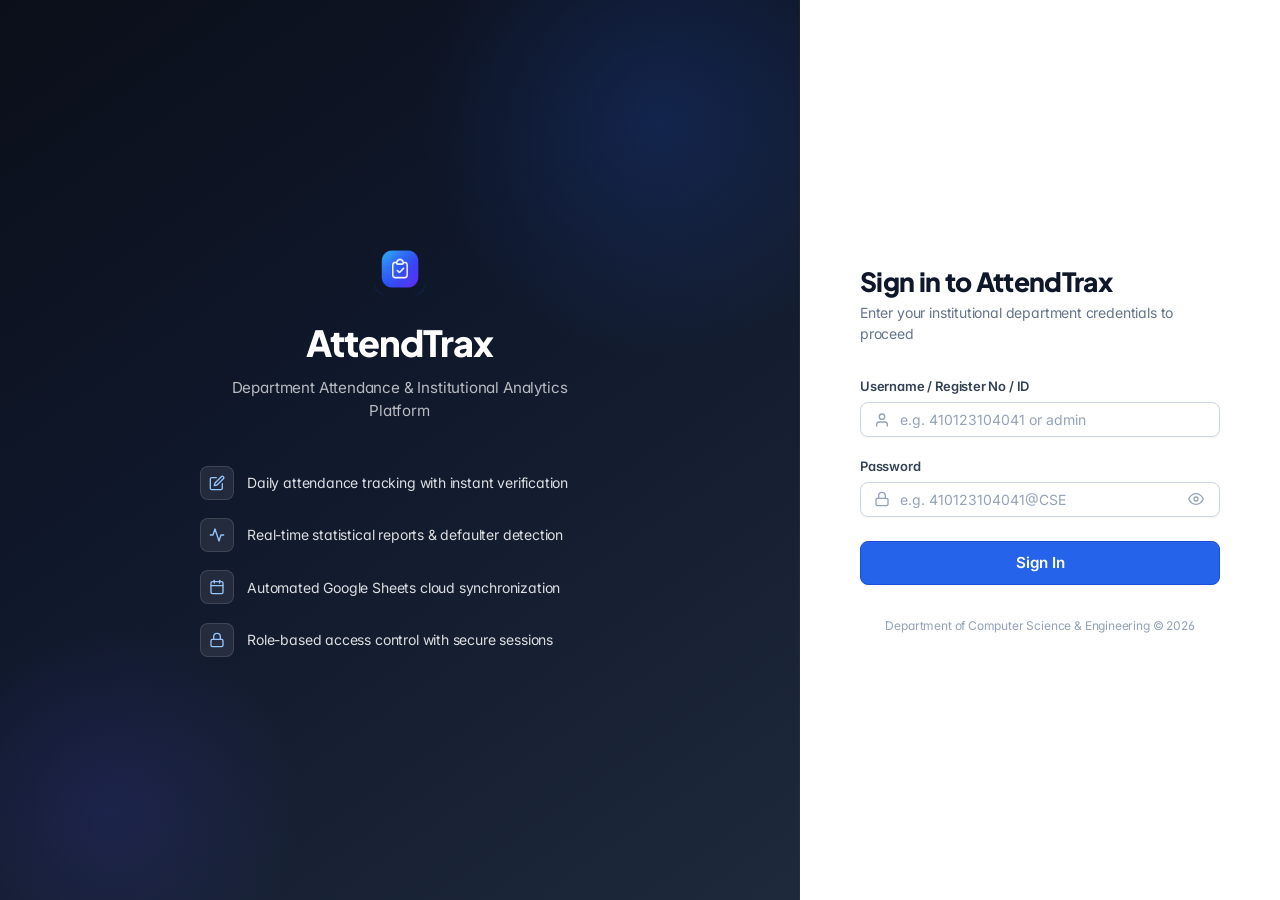
<file: frontend/index.html>
<!DOCTYPE html>
<html lang="en">
<head>
  <meta charset="UTF-8" />
  <meta name="viewport" content="width=device-width, initial-scale=1.0" />
  <title>AttendTrax – Institutional Login</title>
  <meta name="description" content="AttendTrax – Department Attendance & Analytics Management System. Login as Admin, Faculty, or Student." />
  <link rel="stylesheet" href="style.css" />
  <link rel="icon" type="image/png" href="icons/favicon-32.png" />
  <link rel="apple-touch-icon" href="icons/icon-192.png" />
  <style>
    body {
      min-height: 100vh;
      display: flex;
      align-items: stretch;
      background-color: var(--gray-50);
    }

    .login-page {
      display: flex;
      width: 100%;
      min-height: 100vh;
    }

    /* Left panel – Branding & institutional trust */
    .login-left {
      flex: 1;
      background: linear-gradient(145deg, #0b0f19 0%, #0f172a 40%, #1e293b 100%);
      border-right: 1px solid rgba(255, 255, 255, 0.08);
      display: flex;
      flex-direction: column;
      align-items: center;
      justify-content: center;
      padding: 3.5rem 2.5rem;
      position: relative;
      overflow: hidden;
    }

    .login-left::before {
      content: '';
      position: absolute;
      width: 480px;
      height: 480px;
      border-radius: 50%;
      background: radial-gradient(circle, rgba(37, 99, 235, 0.18) 0%, transparent 70%);
      top: -120px;
      right: -100px;
      pointer-events: none;
    }

    .login-left::after {
      content: '';
      position: absolute;
      width: 380px;
      height: 380px;
      border-radius: 50%;
      background: radial-gradient(circle, rgba(79, 70, 229, 0.15) 0%, transparent 70%);
      bottom: -100px;
      left: -80px;
      pointer-events: none;
    }

    .left-content {
      position: relative;
      z-index: 1;
      text-align: center;
      color: #ffffff;
      max-width: 400px;
    }

    .brand-logo-badge {
      width: 52px;
      height: 52px;
      border-radius: var(--radius-md);
      background: var(--brand-600);
      border: 1px solid rgba(255, 255, 255, 0.25);
      display: flex;
      align-items: center;
      justify-content: center;
      margin: 0 auto 1.25rem;
      box-shadow: 0 4px 12px rgba(37, 99, 235, 0.3);
    }

    .brand-title {
      font-family: 'Plus Jakarta Sans', sans-serif;
      font-size: 2.25rem;
      font-weight: 800;
      letter-spacing: -0.03em;
      color: #ffffff;
      margin-bottom: 0.4rem;
    }

    .brand-subtitle {
      font-size: 0.95rem;
      color: rgba(255, 255, 255, 0.7);
      margin-bottom: 2.75rem;
      line-height: 1.45;
    }

    .feature-list {
      list-style: none;
      display: flex;
      flex-direction: column;
      gap: 1.15rem;
      text-align: left;
    }

    .feature-list li {
      display: flex;
      align-items: center;
      gap: 0.85rem;
      font-size: 0.875rem;
      color: rgba(255, 255, 255, 0.85);
      line-height: 1.4;
    }

    .feature-list li .feat-icon {
      width: 34px;
      height: 34px;
      border-radius: var(--radius-sm);
      background: rgba(255, 255, 255, 0.08);
      border: 1px solid rgba(255, 255, 255, 0.12);
      display: flex;
      align-items: center;
      justify-content: center;
      color: var(--brand-300);
      flex-shrink: 0;
    }

    /* Right panel – Login form */
    .login-right {
      width: 480px;
      flex-shrink: 0;
      display: flex;
      flex-direction: column;
      align-items: center;
      justify-content: center;
      padding: 3rem 2.5rem;
      background: #ffffff;
    }

    .login-form-wrap {
      width: 100%;
      max-width: 360px;
    }

    .login-greeting {
      margin-bottom: 2rem;
    }

    .login-greeting h2 {
      font-size: 1.65rem;
      font-weight: 800;
      color: var(--gray-900);
      margin-bottom: 0.35rem;
    }

    .login-greeting p {
      color: var(--gray-500);
      font-size: 0.875rem;
      line-height: 1.45;
    }

    .form-stack {
      display: flex;
      flex-direction: column;
      gap: 1.15rem;
    }

    .input-icon-wrap {
      position: relative;
    }

    .input-icon-wrap .input-icon {
      position: absolute;
      left: 0.85rem;
      top: 50%;
      transform: translateY(-50%);
      color: var(--gray-400);
      pointer-events: none;
      display: flex;
      align-items: center;
      justify-content: center;
    }

    .input-icon-wrap .form-control {
      padding-left: 2.45rem;
    }

    .password-wrap {
      position: relative;
    }

    .toggle-pw {
      position: absolute;
      right: 0.75rem;
      top: 50%;
      transform: translateY(-50%);
      background: none;
      border: none;
      color: var(--gray-400);
      cursor: pointer;
      display: flex;
      align-items: center;
      justify-content: center;
      padding: 0.25rem;
      transition: color var(--transition-fast);
    }
    .toggle-pw:hover {
      color: var(--gray-700);
    }

    .login-btn {
      margin-top: 0.35rem;
    }

    .login-footer {
      margin-top: 2rem;
      text-align: center;
      color: var(--gray-400);
      font-size: 0.75rem;
    }

    @media (max-width: 860px) {
      .login-left { display: none; }
      .login-right { width: 100%; padding: 2rem 1.5rem; }
    }
  </style>
</head>
<body>
<!-- Toast -->
<div id="toast-container"></div>

<div class="login-page">
  <!-- ── Left Branding Panel ─────────────────────────────── -->
  <div class="login-left">
    <div class="left-content">
      <div class="brand-logo-badge" style="overflow:hidden;padding:0;border:none;background:transparent;box-shadow:none;">
        <img src="logo.png" alt="AttendTrax Logo" style="width:100%;height:100%;border-radius:14px;object-fit:cover;box-shadow:0 8px 24px rgba(37,99,235,0.4);" />
      </div>
      <div class="brand-title">AttendTrax</div>
      <div class="brand-subtitle">Department Attendance &amp; Institutional Analytics Platform</div>

      <ul class="feature-list">
        <li>
          <span class="feat-icon">
            <svg width="16" height="16" viewBox="0 0 24 24" fill="none" stroke="currentColor" stroke-width="2" stroke-linecap="round" stroke-linejoin="round"><path d="M11 4H4a2 2 0 00-2 2v14a2 2 0 002 2h14a2 2 0 002-2v-7"/><path d="M18.5 2.5a2.121 2.121 0 013 3L12 15l-4 1 1-4 9.5-9.5z"/></svg>
          </span>
          <span>Daily attendance tracking with instant verification</span>
        </li>
        <li>
          <span class="feat-icon">
            <svg width="16" height="16" viewBox="0 0 24 24" fill="none" stroke="currentColor" stroke-width="2" stroke-linecap="round" stroke-linejoin="round"><polyline points="22 12 18 12 15 21 9 3 6 12 2 12"/></svg>
          </span>
          <span>Real-time statistical reports &amp; defaulter detection</span>
        </li>
        <li>
          <span class="feat-icon">
            <svg width="16" height="16" viewBox="0 0 24 24" fill="none" stroke="currentColor" stroke-width="2" stroke-linecap="round" stroke-linejoin="round"><rect x="3" y="4" width="18" height="18" rx="2"/><line x1="16" y1="2" x2="16" y2="6"/><line x1="8" y1="2" x2="8" y2="6"/><line x1="3" y1="10" x2="21" y2="10"/></svg>
          </span>
          <span>Automated Google Sheets cloud synchronization</span>
        </li>
        <li>
          <span class="feat-icon">
            <svg width="16" height="16" viewBox="0 0 24 24" fill="none" stroke="currentColor" stroke-width="2" stroke-linecap="round" stroke-linejoin="round"><rect x="3" y="11" width="18" height="11" rx="2" ry="2"/><path d="M7 11V7a5 5 0 0110 0v4"/></svg>
          </span>
          <span>Role-based access control with secure sessions</span>
        </li>
      </ul>
    </div>
  </div>

  <!-- ── Right Login Form ───────────────────────────────── -->
  <div class="login-right">
    <div class="login-form-wrap">
      <div class="login-greeting">
        <h2>Sign in to AttendTrax</h2>
        <p>Enter your institutional department credentials to proceed</p>
      </div>

      <form id="login-form" class="form-stack" novalidate>
        <!-- Username -->
        <div class="form-group">
          <label class="form-label" for="username">Username / Register No / ID</label>
          <div class="input-icon-wrap">
            <span class="input-icon">
              <svg width="16" height="16" viewBox="0 0 24 24" fill="none" stroke="currentColor" stroke-width="2" stroke-linecap="round" stroke-linejoin="round"><path d="M20 21v-2a4 4 0 0 0-4-4H8a4 4 0 0 0-4 4v2"/><circle cx="12" cy="7" r="4"/></svg>
            </span>
            <input
              id="username"
              type="text"
              class="form-control"
              placeholder="e.g. 410123104041 or admin"
              autocomplete="username"
              required
            />
          </div>
        </div>

        <!-- Password -->
        <div class="form-group">
          <label class="form-label" for="password">Password</label>
          <div class="input-icon-wrap password-wrap">
            <span class="input-icon">
              <svg width="16" height="16" viewBox="0 0 24 24" fill="none" stroke="currentColor" stroke-width="2" stroke-linecap="round" stroke-linejoin="round"><rect x="3" y="11" width="18" height="11" rx="2" ry="2"/><path d="M7 11V7a5 5 0 0110 0v4"/></svg>
            </span>
            <input
              id="password"
              type="password"
              class="form-control"
              placeholder="e.g. 410123104041@CSE"
              autocomplete="current-password"
              required
            />
            <button type="button" class="toggle-pw" id="toggle-pw" aria-label="Toggle password visibility">
              <svg id="eye-icon" width="16" height="16" viewBox="0 0 24 24" fill="none" stroke="currentColor" stroke-width="2" stroke-linecap="round" stroke-linejoin="round"><path d="M1 12s4-8 11-8 11 8 11 8-4 8-11 8-11-8-11-8z"></path><circle cx="12" cy="12" r="3"></circle></svg>
            </button>
          </div>
        </div>

        <!-- Error message -->
        <p id="login-error" class="text-sm hidden" style="color:var(--danger);font-weight:600;padding:0.5rem;background:var(--danger-bg);border-radius:var(--radius-xs);border:1px solid var(--danger-ring);"></p>

        <!-- Submit -->
        <button type="submit" id="login-btn" class="btn btn-primary btn-lg login-btn w-full">
          <span id="btn-text">Sign In</span>
        </button>
      </form>

      <div class="login-footer">
        Department of Computer Science &amp; Engineering &copy; 2026
      </div>
    </div>
  </div>
</div>

<script src="api.js"></script>
<script>
  // Redirect if already logged in
  (function() {
    const token = getToken();
    const role  = getRole();
    if (token && role) {
      const pages = { 
        ADMIN: 'admin.html', 
        SUPER_ADMIN: 'admin.html', 
        DEPT_ADMIN: 'admin.html', 
        WARDEN: 'gatepass.html', 
        FACULTY: 'faculty.html', 
        CLASS_INCHARGE: 'faculty.html', 
        STUDENT: 'student.html' 
      };
      window.location.href = pages[role.toUpperCase()] || 'index.html';
    }
  })();

  // Password toggle with SVG icons
  document.getElementById('toggle-pw').addEventListener('click', () => {
    const pw = document.getElementById('password');
    const eyeIcon = document.getElementById('eye-icon');
    if (pw.type === 'password') {
      pw.type = 'text';
      eyeIcon.innerHTML = '<path d="M17.94 17.94A10.07 10.07 0 0112 20c-7 0-11-8-11-8a18.45 18.45 0 015.06-5.94M9.9 4.24A9.12 9.12 0 0112 4c7 0 11 8 11 8a18.5 18.5 0 01-2.16 3.19m-6.72-1.07a3 3 0 11-4.24-4.24M1 1l22 22"></path>';
    } else {
      pw.type = 'password';
      eyeIcon.innerHTML = '<path d="M1 12s4-8 11-8 11 8 11 8-4 8-11 8-11-8-11-8z"></path><circle cx="12" cy="12" r="3"></circle>';
    }
  });

  // Login form
  document.getElementById('login-form').addEventListener('submit', async (e) => {
    e.preventDefault();
    const username = document.getElementById('username').value.trim();
    const password = document.getElementById('password').value;
    const errEl    = document.getElementById('login-error');
    const btnText  = document.getElementById('btn-text');
    const btn      = document.getElementById('login-btn');

    if (!username || !password) {
      errEl.textContent = 'Please enter both username and password.';
      errEl.classList.remove('hidden');
      return;
    }

    errEl.classList.add('hidden');
    btn.disabled = true;
    btnText.innerHTML = '<span class="spinner"></span> Signing in…';

    try {
      const data = await api.post('/auth/login', { username, password });
      saveAuth(data);

      showToast(`Welcome, ${data.name}!`, 'success', 2000);

      const pages = { 
        ADMIN: 'admin.html', 
        SUPER_ADMIN: 'admin.html', 
        DEPT_ADMIN: 'admin.html', 
        WARDEN: 'gatepass.html', 
        FACULTY: 'faculty.html', 
        CLASS_INCHARGE: 'faculty.html', 
        STUDENT: 'student.html' 
      };
      setTimeout(() => {
        window.location.href = pages[data.role.toUpperCase()] || 'index.html';
      }, 700);
    } catch (err) {
      errEl.textContent = err.message;
      errEl.classList.remove('hidden');
      btn.disabled = false;
      btnText.textContent = 'Sign In';
    }
  });
</script>
</body>
</html>
</file>
<file: frontend/style.css>
/* =============================================================================
   AttendTrax – Professional Institutional Design System & UI/UX Engine
   Refined Slate & Tailored Indigo Palette · Mature Human-Crafted SaaS Aesthetics
   High Usability · Faculty & Admin Optimized · Cross-Platform Responsive
   ============================================================================= */

@import url('https://fonts.googleapis.com/css2?family=Plus+Jakarta+Sans:wght@400;500;600;700;800&family=Inter:wght@300;400;500;600;700&family=JetBrains+Mono:wght@400;500;600&display=swap');

/* ── CSS Custom Properties & Design Tokens ─────────────────────────────────── */
:root {
  /* Brand & Primary Accents (Sophisticated Slate Indigo) */
  --brand-50:  #eff6ff;
  --brand-100: #dbeafe;
  --brand-200: #bfdbfe;
  --brand-300: #93c5fd;
  --brand-400: #60a5fa;
  --brand-500: #3b82f6;
  --brand-600: #2563eb;
  --brand-700: #1d4ed8;
  --brand-800: #1e40af;
  --brand-900: #1e3a8a;

  --indigo-50:  #eef2ff;
  --indigo-100: #e0e7ff;
  --indigo-500: #6366f1;
  --indigo-600: #4f46e5;
  --indigo-700: #4338ca;
  --indigo-800: #3730a3;

  /* Semantic State Colors (Calm, High-Contrast & Accessible) */
  --success:      #059669;
  --success-bg:   #ecfdf5;
  --success-text: #065f46;
  --success-ring: #a7f3d0;
  --success-dark: #047857;

  --warning:      #d97706;
  --warning-bg:   #fffbeb;
  --warning-text: #92400e;
  --warning-ring: #fde68a;
  --warning-dark: #b45309;

  --danger:       #dc2626;
  --danger-bg:    #fef2f2;
  --danger-text:  #991b1b;
  --danger-ring:  #fecaca;
  --danger-dark:  #b91c1c;

  --info:         #0284c7;
  --info-bg:      #f0f9ff;
  --info-text:    #0369a1;
  --info-ring:    #bae6fd;
  --info-dark:    #075985;

  /* Neutrals (Refined Institutional Slate Foundation) */
  --gray-25:   #fcfcfd;
  --gray-50:   #f8fafc;
  --gray-100:  #f1f5f9;
  --gray-200:  #e2e8f0;
  --gray-300:  #cbd5e1;
  --gray-400:  #94a3b8;
  --gray-500:  #64748b;
  --gray-600:  #475569;
  --gray-700:  #334155;
  --gray-800:  #1e293b;
  --gray-900:  #0f172a;

  /* Dark Surface Elements */
  --sidebar-bg: #0b0f19;
  --sidebar-card: rgba(255, 255, 255, 0.05);
  --sidebar-border: rgba(255, 255, 255, 0.08);

  /* Layout Dimensions */
  --sidebar-width: 260px;
  --topbar-height: 64px;

  /* Radii */
  --radius-xs: 5px;
  --radius-sm: 8px;
  --radius-md: 12px;
  --radius-lg: 16px;
  --radius-xl: 20px;
  --radius-full: 9999px;

  /* Subtle Production Elevation */
  --shadow-xs:  0 1px 2px 0 rgb(0 0 0 / 0.04);
  --shadow-sm:  0 1px 3px 0 rgb(0 0 0 / 0.05), 0 1px 2px -1px rgb(0 0 0 / 0.03);
  --shadow-md:  0 4px 6px -1px rgb(0 0 0 / 0.05), 0 2px 4px -2px rgb(0 0 0 / 0.03);
  --shadow-lg:  0 10px 15px -3px rgb(0 0 0 / 0.06), 0 4px 6px -4px rgb(0 0 0 / 0.02);
  --shadow-xl:  0 20px 25px -5px rgb(0 0 0 / 0.08), 0 8px 10px -6px rgb(0 0 0 / 0.03);

  /* Transitions */
  --transition-fast: 150ms cubic-bezier(0.16, 1, 0.3, 1);
  --transition-base: 220ms cubic-bezier(0.16, 1, 0.3, 1);
  --transition-slow: 320ms cubic-bezier(0.16, 1, 0.3, 1);
}

/* ── Reset & Base Typography ─────────────────────────────────────────────────── */
*, *::before, *::after {
  box-sizing: border-box;
  margin: 0;
  padding: 0;
  -webkit-tap-highlight-color: transparent;
}

html {
  font-size: 16px;
  scroll-behavior: smooth;
  font-feature-settings: 'cv02', 'cv03', 'cv04', 'cv11';
  text-rendering: optimizeLegibility;
}

body {
  font-family: 'Inter', -apple-system, BlinkMacSystemFont, "Segoe UI", Roboto, sans-serif;
  background-color: var(--gray-50);
  color: var(--gray-800);
  line-height: 1.55;
  -webkit-font-smoothing: antialiased;
  -moz-osx-font-smoothing: grayscale;
  letter-spacing: -0.011em;
}

button, a, input, select, textarea, .btn, .nav-item, .card, .clickable {
  touch-action: manipulation;
}

/* Custom Scrollbars */
::-webkit-scrollbar { width: 6px; height: 6px; }
::-webkit-scrollbar-track { background: transparent; }
::-webkit-scrollbar-thumb { background: var(--gray-300); border-radius: 999px; }
::-webkit-scrollbar-thumb:hover { background: var(--gray-400); }

a { color: inherit; text-decoration: none; }
img { max-width: 100%; display: block; }
button { cursor: pointer; font-family: inherit; }
input, select, textarea { font-family: inherit; }

/* ── Headings & Display Typography ─────────────────────────────────────────── */
h1, h2, h3, h4, h5, h6 {
  font-family: 'Plus Jakarta Sans', 'Inter', sans-serif;
  font-weight: 700;
  line-height: 1.25;
  color: var(--gray-900);
  letter-spacing: -0.025em;
}

h1 { font-size: clamp(1.6rem, 3.2vw, 2.2rem); font-weight: 800; }
h2 { font-size: clamp(1.25rem, 2.2vw, 1.65rem); font-weight: 700; }
h3 { font-size: 1.15rem; font-weight: 700; }
h4 { font-size: 1rem; font-weight: 600; }
h5 { font-size: 0.875rem; font-weight: 600; }

/* ── Utility Classes ─────────────────────────────────────────────────────────── */
.hidden       { display: none !important; }
.sr-only      { position: absolute; width: 1px; height: 1px; overflow: hidden; clip: rect(0,0,0,0); }
.flex         { display: flex; }
.flex-col     { flex-direction: column; }
.items-center { align-items: center; }
.items-start  { align-items: flex-start; }
.items-end    { align-items: flex-end; }
.justify-between { justify-content: space-between; }
.justify-center  { justify-content: center; }
.justify-end     { justify-content: flex-end; }
.flex-wrap    { flex-wrap: wrap; }
.flex-1       { flex: 1 1 0%; min-width: 0; }

.gap-1  { gap: 0.25rem; }
.gap-2  { gap: 0.5rem; }
.gap-3  { gap: 0.75rem; }
.gap-4  { gap: 1rem; }
.gap-6  { gap: 1.5rem; }

.grid { display: grid; }
.grid-cols-2 { grid-template-columns: repeat(2, minmax(0, 1fr)); }
.grid-cols-3 { grid-template-columns: repeat(3, minmax(0, 1fr)); }

.w-full       { width: 100%; }
.text-sm      { font-size: 0.875rem; }
.text-xs      { font-size: 0.75rem; }
.text-2xl     { font-size: 1.5rem; }
.font-medium  { font-weight: 500; }
.font-semibold{ font-weight: 600; }
.font-bold    { font-weight: 700; }
.font-mono    { font-family: 'JetBrains Mono', monospace; }
.text-muted   { color: var(--gray-500); }
.text-center  { text-align: center; }
.text-right   { text-align: right; }

/* ── Buttons System (Precision, Tactile & Professional) ─────────────────────── */
.btn {
  display: inline-flex;
  align-items: center;
  justify-content: center;
  gap: 0.5rem;
  padding: 0.52rem 1.1rem;
  font-size: 0.875rem;
  font-weight: 600;
  border-radius: var(--radius-sm);
  border: 1px solid transparent;
  transition: all var(--transition-fast);
  outline: none;
  white-space: nowrap;
  user-select: none;
  line-height: 1.25;
}

.btn:focus-visible {
  box-shadow: 0 0 0 3px rgba(37, 99, 235, 0.2);
}

.btn-primary {
  background: var(--brand-600);
  color: #ffffff;
  border-color: var(--brand-700);
  box-shadow: var(--shadow-xs);
}
.btn-primary:hover {
  background: var(--brand-700);
  border-color: var(--brand-800);
  box-shadow: var(--shadow-sm);
}
.btn-primary:active {
  background: var(--brand-800);
  transform: translateY(0);
}

.btn-secondary {
  background: #ffffff;
  color: var(--gray-700);
  border: 1px solid var(--gray-200);
  box-shadow: var(--shadow-xs);
}
.btn-secondary:hover {
  background: var(--gray-50);
  border-color: var(--gray-300);
  color: var(--gray-900);
}
.btn-secondary:active {
  background: var(--gray-100);
}

.btn-danger {
  background: var(--danger-bg);
  color: var(--danger-text);
  border: 1px solid var(--danger-ring);
}
.btn-danger:hover {
  background: var(--danger);
  color: #ffffff;
  border-color: var(--danger-dark);
}

.btn-success {
  background: var(--success-bg);
  color: var(--success-text);
  border: 1px solid var(--success-ring);
}
.btn-success:hover {
  background: var(--success);
  color: #ffffff;
  border-color: var(--success-dark);
}

.btn-sm {
  padding: 0.35rem 0.75rem;
  font-size: 0.8rem;
  border-radius: var(--radius-xs);
}

.btn-lg {
  padding: 0.7rem 1.5rem;
  font-size: 0.95rem;
  border-radius: var(--radius-sm);
}

.btn:disabled {
  opacity: 0.55;
  cursor: not-allowed;
  transform: none !important;
  box-shadow: none !important;
}

/* ── Cards (Crisp 1px Hairline Border & Subtle Contrast) ────────────────────── */
.card {
  background: #ffffff;
  border-radius: var(--radius-md);
  box-shadow: var(--shadow-xs);
  border: 1px solid var(--gray-200);
  overflow: hidden;
  transition: border-color var(--transition-fast), box-shadow var(--transition-fast);
}

.card-header {
  padding: 1rem 1.35rem;
  border-bottom: 1px solid var(--gray-100);
  display: flex;
  align-items: center;
  justify-content: space-between;
  gap: 1rem;
  background: #ffffff;
}

.card-body {
  padding: 1.35rem;
}

/* ── Form Controls & Accessible Inputs ──────────────────────────────────────── */
.form-group {
  display: flex;
  flex-direction: column;
  gap: 0.35rem;
}

.form-label {
  font-size: 0.8125rem;
  font-weight: 600;
  color: var(--gray-700);
}

.form-control {
  width: 100%;
  padding: 0.52rem 0.85rem;
  font-size: 0.875rem;
  border: 1px solid var(--gray-300);
  border-radius: var(--radius-sm);
  background: #ffffff;
  color: var(--gray-900);
  transition: border-color var(--transition-fast), box-shadow var(--transition-fast);
  outline: none;
  box-shadow: var(--shadow-xs);
}

.form-control:hover {
  border-color: var(--gray-400);
}

.form-control:focus {
  border-color: var(--brand-600);
  box-shadow: 0 0 0 3px rgba(37, 99, 235, 0.12);
}

.form-control::placeholder {
  color: var(--gray-400);
}

select.form-control {
  appearance: none;
  background-image: url("data:image/svg+xml,%3Csvg xmlns='http://www.w3.org/2000/svg' fill='none' viewBox='0 0 20 20'%3E%3Cpath stroke='%2364748b' stroke-linecap='round' stroke-linejoin='round' stroke-width='1.5' d='M6 8l4 4 4-4'/%3E%3C/svg%3E");
  background-repeat: no-repeat;
  background-position: right 0.75rem center;
  background-size: 1.1rem;
  padding-right: 2.25rem;
  cursor: pointer;
}

/* ── Key Metric / Stat Cards ───────────────────────────────────────────────── */
.stat-grid {
  display: grid;
  grid-template-columns: repeat(auto-fit, minmax(200px, 1fr));
  gap: 1rem;
}

.stat-card {
  background: #ffffff;
  border-radius: var(--radius-md);
  padding: 1.25rem 1.35rem;
  box-shadow: var(--shadow-xs);
  border: 1px solid var(--gray-200);
  position: relative;
  overflow: hidden;
  transition: transform var(--transition-fast), box-shadow var(--transition-fast);
}

.stat-card:hover {
  transform: translateY(-2px);
  box-shadow: var(--shadow-md);
}

.stat-card::before {
  content: '';
  position: absolute;
  top: 0;
  left: 0;
  width: 4px;
  height: 100%;
  background: var(--accent, var(--brand-600));
}

.stat-card .stat-label {
  font-size: 0.75rem;
  font-weight: 700;
  text-transform: uppercase;
  letter-spacing: 0.05em;
  color: var(--gray-500);
}

.stat-card .stat-value {
  font-size: 1.85rem;
  font-weight: 800;
  font-family: 'Plus Jakarta Sans', sans-serif;
  color: var(--gray-900);
  line-height: 1.1;
  margin-top: 0.35rem;
}

.stat-card .stat-sub {
  font-size: 0.78rem;
  color: var(--gray-400);
  margin-top: 0.25rem;
}

/* ── Data Tables (Enterprise SaaS Standard) ─────────────────────────────────── */
.table-wrapper {
  overflow-x: auto;
  width: 100%;
  -webkit-overflow-scrolling: touch;
}

table {
  width: 100%;
  border-collapse: collapse;
  font-size: 0.875rem;
  text-align: left;
}

thead tr {
  background: var(--gray-50);
  border-bottom: 1px solid var(--gray-200);
}

thead th {
  padding: 0.75rem 1rem;
  font-size: 0.72rem;
  font-weight: 700;
  text-transform: uppercase;
  letter-spacing: 0.05em;
  color: var(--gray-600);
  white-space: nowrap;
}

tbody tr {
  border-bottom: 1px solid var(--gray-100);
  transition: background-color var(--transition-fast);
}

tbody tr:last-child {
  border-bottom: none;
}

tbody tr:hover {
  background-color: var(--gray-50);
}

tbody td {
  padding: 0.8rem 1rem;
  color: var(--gray-700);
  vertical-align: middle;
}

/* ── Status Badges & Pills ─────────────────────────────────────────────────── */
.badge {
  display: inline-flex;
  align-items: center;
  gap: 0.35rem;
  padding: 0.2rem 0.6rem;
  font-size: 0.72rem;
  font-weight: 700;
  border-radius: var(--radius-full);
  text-transform: uppercase;
  letter-spacing: 0.04em;
  line-height: 1.2;
}

.badge-present {
  background: var(--success-bg);
  color: var(--success-text);
  border: 1px solid var(--success-ring);
}

.badge-absent {
  background: var(--danger-bg);
  color: var(--danger-text);
  border: 1px solid var(--danger-ring);
}

.badge-od {
  background: var(--warning-bg);
  color: var(--warning-text);
  border: 1px solid var(--warning-ring);
}

.badge-free {
  background: var(--gray-100);
  color: var(--gray-600);
  border: 1px solid var(--gray-200);
}

.badge-info {
  background: var(--brand-50);
  color: var(--brand-800);
  border: 1px solid var(--brand-200);
}

.badge-warning {
  background: var(--warning-bg);
  color: var(--warning-text);
  border: 1px solid var(--warning-ring);
}

/* ── Live Attendance Status Counters Bar ───────────────────────────────────── */
.live-status-bar {
  display: flex;
  align-items: center;
  gap: 1.25rem;
  background: var(--gray-50);
  padding: 0.65rem 1.15rem;
  border-radius: var(--radius-sm);
  border: 1px solid var(--gray-200);
  margin-bottom: 1rem;
  font-size: 0.85rem;
  flex-wrap: wrap;
}

.live-status-pill {
  display: flex;
  align-items: center;
  gap: 0.4rem;
  font-weight: 600;
}

.live-status-dot {
  width: 9px;
  height: 9px;
  border-radius: 50%;
  flex-shrink: 0;
}

.dot-present { background: var(--success); }
.dot-absent  { background: var(--danger); }
.dot-od      { background: var(--warning); }

/* ── Live Sync Pulse Indicator ────────────────────────────────────────────── */
.live-sync-indicator {
  display: inline-flex;
  align-items: center;
  gap: 0.45rem;
  padding: 0.22rem 0.65rem;
  background: var(--success-bg);
  border: 1px solid var(--success-ring);
  border-radius: var(--radius-full);
  font-size: 0.72rem;
  font-weight: 700;
  color: var(--success-text);
  user-select: none;
  white-space: nowrap;
}

.live-pulse-dot {
  width: 8px;
  height: 8px;
  border-radius: 50%;
  background: var(--success);
  box-shadow: 0 0 0 0 rgba(5, 150, 105, 0.7);
  animation: livePulse 2s cubic-bezier(0.4, 0, 0.6, 1) infinite;
  flex-shrink: 0;
}

@keyframes livePulse {
  0% { box-shadow: 0 0 0 0 rgba(5, 150, 105, 0.7); }
  70% { box-shadow: 0 0 0 6px rgba(5, 150, 105, 0); }
  100% { box-shadow: 0 0 0 0 rgba(5, 150, 105, 0); }
}

/* ── Segmented Chip Selectors for P / A / OD Attendance ─────────────────────── */
.attendance-chip-group {
  display: inline-flex;
  align-items: center;
  gap: 0.35rem;
  padding: 2px;
  border-radius: var(--radius-full);
}

.attendance-chip {
  padding: 0.35rem 0.75rem;
  border-radius: var(--radius-full);
  font-size: 0.8rem;
  font-weight: 700;
  border: 1.5px solid var(--gray-200);
  cursor: pointer;
  background: #ffffff;
  color: var(--gray-600);
  transition: all var(--transition-fast);
  display: inline-flex;
  align-items: center;
  gap: 0.3rem;
  user-select: none;
  touch-action: manipulation;
  -webkit-tap-highlight-color: transparent;
}

.attendance-chip:hover {
  background: var(--gray-100);
  border-color: var(--gray-300);
  color: var(--gray-900);
}

.chip-P { color: var(--success-text); }
.chip-P.active {
  background: var(--success);
  color: #ffffff;
  border-color: var(--success-dark);
  box-shadow: 0 1px 4px rgba(5, 150, 105, 0.3);
}

.chip-A { color: var(--danger-text); }
.chip-A.active {
  background: var(--danger);
  color: #ffffff;
  border-color: var(--danger-dark);
  box-shadow: 0 1px 4px rgba(220, 38, 38, 0.3);
}

.chip-OD { color: var(--warning-text); }
.chip-OD.active {
  background: var(--warning);
  color: #ffffff;
  border-color: var(--warning-dark);
  box-shadow: 0 1px 4px rgba(217, 119, 6, 0.3);
}

/* ── Modern App Layout & Sidebar Navigation ────────────────────────────────── */
.app-layout {
  display: flex;
  min-height: 100vh;
  width: 100%;
  position: relative;
  overflow-x: hidden;
  background-color: var(--gray-50);
}

/* Scrim / Backdrop */
.sidebar-backdrop {
  position: fixed;
  inset: 0;
  background: rgba(15, 23, 42, 0.55);
  backdrop-filter: blur(4px);
  -webkit-backdrop-filter: blur(4px);
  z-index: 998;
  opacity: 0;
  pointer-events: none;
  transition: opacity var(--transition-base);
}

.sidebar-backdrop.active,
.app-layout.sidebar-open .sidebar-backdrop {
  opacity: 1;
  pointer-events: auto;
}

/* Fixed Sidebar */
.sidebar {
  position: fixed;
  top: 0;
  left: 0;
  bottom: 0;
  width: var(--sidebar-width);
  min-width: var(--sidebar-width);
  max-width: var(--sidebar-width);
  height: 100vh;
  height: 100dvh;
  background: var(--sidebar-bg);
  border-right: 1px solid var(--sidebar-border);
  display: flex;
  flex-direction: column;
  z-index: 100;
  flex-shrink: 0;
  transition: transform 0.28s cubic-bezier(0.16, 1, 0.3, 1), box-shadow 0.28s ease;
  box-shadow: 2px 0 16px rgba(0, 0, 0, 0.2);
  overflow: hidden;
}

.app-layout.sidebar-collapsed .sidebar {
  transform: translateX(-100%);
  pointer-events: none;
  box-shadow: none;
}

.sidebar-brand {
  padding: 1.15rem 1.15rem 1rem;
  border-bottom: 1px solid var(--sidebar-border);
  display: flex;
  align-items: center;
  justify-content: space-between;
  flex-shrink: 0;
}

.brand-mark {
  display: flex;
  align-items: center;
  gap: 0.75rem;
}

.brand-icon {
  width: 34px;
  height: 34px;
  border-radius: var(--radius-sm);
  background: var(--brand-600);
  border: 1px solid rgba(255, 255, 255, 0.2);
  display: flex;
  align-items: center;
  justify-content: center;
  color: #ffffff;
  flex-shrink: 0;
}

.brand-name {
  font-family: 'Plus Jakarta Sans', sans-serif;
  font-size: 1.15rem;
  font-weight: 800;
  color: #ffffff;
  letter-spacing: -0.02em;
  line-height: 1.1;
}

.brand-sub {
  font-size: 0.68rem;
  color: rgba(255, 255, 255, 0.55);
  font-weight: 600;
  letter-spacing: 0.04em;
  text-transform: uppercase;
  margin-top: 1px;
}

.sidebar-close-btn {
  display: none;
  background: rgba(255, 255, 255, 0.08);
  border: 1px solid rgba(255, 255, 255, 0.12);
  color: #ffffff;
  width: 30px;
  height: 30px;
  border-radius: var(--radius-xs);
  align-items: center;
  justify-content: center;
  cursor: pointer;
  transition: background var(--transition-fast);
}
.sidebar-close-btn:hover {
  background: rgba(255, 255, 255, 0.18);
}

.sidebar-user {
  margin: 0.75rem 0.75rem 0.35rem;
  padding: 0.65rem 0.75rem;
  background: var(--sidebar-card);
  border: 1px solid var(--sidebar-border);
  border-radius: var(--radius-sm);
  display: flex;
  align-items: center;
  gap: 0.65rem;
  flex-shrink: 0;
}

.user-avatar {
  width: 34px;
  height: 34px;
  border-radius: 50%;
  background: rgba(255, 255, 255, 0.15);
  border: 1px solid rgba(255, 255, 255, 0.2);
  display: flex;
  align-items: center;
  justify-content: center;
  font-size: 0.8rem;
  font-weight: 700;
  color: #ffffff;
  flex-shrink: 0;
}

.user-info {
  flex: 1;
  min-width: 0;
}

.sidebar-user .user-name {
  font-size: 0.85rem;
  font-weight: 600;
  color: #ffffff;
  white-space: nowrap;
  overflow: hidden;
  text-overflow: ellipsis;
}

.sidebar-user .user-role {
  display: inline-block;
  font-size: 0.65rem;
  font-weight: 700;
  text-transform: uppercase;
  letter-spacing: 0.05em;
  padding: 0.12rem 0.45rem;
  border-radius: var(--radius-full);
  margin-top: 0.15rem;
}

.role-admin   { background: #fef3c7; color: #92400e; }
.role-faculty { background: #dbeafe; color: #1e3a8a; }
.role-student { background: #d1fae5; color: #065f46; }

.sidebar-nav {
  flex: 1;
  padding: 0.5rem 0.65rem;
  display: flex;
  flex-direction: column;
  gap: 0.2rem;
  overflow-y: auto;
  overflow-x: hidden;
}

.nav-item {
  display: flex;
  align-items: center;
  gap: 0.7rem;
  padding: 0.58rem 0.75rem;
  color: rgba(255, 255, 255, 0.7);
  font-size: 0.85rem;
  font-weight: 500;
  cursor: pointer;
  border-radius: var(--radius-sm);
  border-left: 3px solid transparent;
  transition: all var(--transition-fast);
  user-select: none;
}

.nav-item:hover {
  color: #ffffff;
  background: rgba(255, 255, 255, 0.07);
}

.nav-item.active {
  color: #ffffff;
  background: rgba(37, 99, 235, 0.18);
  border-left-color: var(--brand-500);
  font-weight: 600;
}

.nav-item .nav-icon {
  display: flex;
  align-items: center;
  justify-content: center;
  width: 1.25rem;
  flex-shrink: 0;
}

.sidebar-footer {
  margin-top: auto;
  padding: 0.75rem;
  border-top: 1px solid var(--sidebar-border);
  flex-shrink: 0;
  background: rgba(0, 0, 0, 0.2);
}

.logout-btn {
  display: flex;
  align-items: center;
  gap: 0.6rem;
  color: rgba(255, 255, 255, 0.75);
  font-size: 0.85rem;
  font-weight: 600;
  cursor: pointer;
  transition: all var(--transition-fast);
  background: rgba(255, 255, 255, 0.04);
  border: 1px solid var(--sidebar-border);
  border-radius: var(--radius-sm);
  padding: 0.55rem 0.75rem;
  width: 100%;
}

.logout-btn:hover {
  color: #fee2e2;
  background: rgba(220, 38, 38, 0.2);
  border-color: rgba(220, 38, 38, 0.4);
}

/* ── Main Content Area ─────────────────────────────────────────────────────── */
.main-content {
  margin-left: var(--sidebar-width);
  width: calc(100% - var(--sidebar-width));
  min-width: 0;
  display: flex;
  flex-direction: column;
  min-height: 100vh;
  transition: margin-left 0.28s cubic-bezier(0.16, 1, 0.3, 1), width 0.28s cubic-bezier(0.16, 1, 0.3, 1);
}

.app-layout.sidebar-collapsed .main-content {
  margin-left: 0;
  width: 100%;
  max-width: 100%;
}

.topbar {
  height: var(--topbar-height);
  background: #ffffff;
  border-bottom: 1px solid var(--gray-200);
  display: flex;
  align-items: center;
  justify-content: space-between;
  padding: 0 1.5rem;
  position: sticky;
  top: 0;
  z-index: 50;
  box-shadow: var(--shadow-xs);
}

.topbar-left {
  display: flex;
  align-items: center;
  gap: 0.75rem;
}

.topbar-title {
  font-family: 'Plus Jakarta Sans', sans-serif;
  font-size: 1.1rem;
  font-weight: 700;
  color: var(--gray-900);
}

.topbar-date {
  font-size: 0.8125rem;
  color: var(--gray-500);
  font-weight: 500;
}

.page-content {
  padding: 1.5rem;
  flex: 1;
  width: 100%;
  max-width: 100%;
  min-width: 0;
}

/* Section Switching */
.section {
  display: none;
  width: 100%;
  min-width: 0;
}

.section.active {
  display: block;
  animation: fadeSection 0.22s ease;
}

@keyframes fadeSection {
  from { opacity: 0; transform: translateY(4px); }
  to   { opacity: 1; transform: translateY(0); }
}

/* ── Menu Toggle Button ────────────────────────────────────────────────────── */
.menu-toggle {
  display: inline-flex;
  align-items: center;
  justify-content: center;
  width: 36px;
  height: 36px;
  background: #ffffff;
  border: 1px solid var(--gray-200);
  border-radius: var(--radius-sm);
  color: var(--gray-700);
  cursor: pointer;
  transition: all var(--transition-fast);
  box-shadow: var(--shadow-xs);
  flex-shrink: 0;
}

.menu-toggle:hover {
  background: var(--gray-50);
  border-color: var(--gray-300);
  color: var(--gray-900);
}

/* ── Modals & Dialogs ──────────────────────────────────────────────────────── */
.modal-overlay,
.confirm-overlay {
  position: fixed;
  inset: 0;
  background: rgba(15, 23, 42, 0.6);
  backdrop-filter: blur(6px);
  -webkit-backdrop-filter: blur(6px);
  display: flex;
  align-items: center;
  justify-content: center;
  z-index: 2000;
  padding: 1.25rem;
  animation: modalFadeIn 0.18s cubic-bezier(0.4, 0, 0.2, 1);
}

.modal-box {
  background: #ffffff;
  border-radius: var(--radius-md);
  box-shadow: var(--shadow-xl);
  border: 1px solid var(--gray-200);
  padding: 1.75rem;
  width: min(500px, calc(100vw - 2rem));
  max-height: 90vh;
  overflow-y: auto;
  animation: modalPop 0.2s cubic-bezier(0.34, 1.56, 0.64, 1);
}

.confirm-card {
  background: #ffffff;
  border-radius: var(--radius-lg);
  box-shadow: var(--shadow-xl);
  border: 1px solid var(--gray-200);
  padding: 1.75rem 1.5rem;
  width: min(400px, calc(100vw - 2.5rem));
  display: flex;
  flex-direction: column;
  align-items: center;
  text-align: center;
  gap: 0.85rem;
  animation: modalPop 0.2s cubic-bezier(0.34, 1.56, 0.64, 1);
}

.confirm-icon {
  width: 48px;
  height: 48px;
  border-radius: 50%;
  background: var(--danger-bg);
  color: var(--danger);
  display: flex;
  align-items: center;
  justify-content: center;
  flex-shrink: 0;
}

.confirm-content h3 {
  font-size: 1.15rem;
  color: var(--gray-900);
  margin-bottom: 0.3rem;
}

.confirm-content p {
  color: var(--gray-500);
  font-size: 0.85rem;
  line-height: 1.45;
}

.confirm-actions {
  display: flex;
  gap: 0.75rem;
  width: 100%;
  margin-top: 0.5rem;
}

.confirm-actions button {
  flex: 1;
}

@keyframes modalFadeIn { from { opacity: 0; } to { opacity: 1; } }
@keyframes modalPop { from { opacity: 0; transform: scale(0.95) translateY(6px); } to { opacity: 1; transform: scale(1) translateY(0); } }

/* ── Toast Notifications ───────────────────────────────────────────────────── */
#toast-container {
  position: fixed;
  top: 1.25rem;
  right: 1.25rem;
  z-index: 9999;
  display: flex;
  flex-direction: column;
  gap: 0.5rem;
  pointer-events: none;
}

.toast {
  display: flex;
  align-items: center;
  gap: 0.65rem;
  padding: 0.75rem 1.15rem;
  border-radius: var(--radius-sm);
  box-shadow: var(--shadow-lg);
  min-width: 280px;
  max-width: 380px;
  font-size: 0.875rem;
  font-weight: 500;
  color: #ffffff;
  pointer-events: all;
  animation: toastIn 0.25s ease forwards;
}

.toast.toast-success { background: #065f46; border: 1px solid #059669; }
.toast.toast-error   { background: #991b1b; border: 1px solid #dc2626; }
.toast.toast-info    { background: #1e40af; border: 1px solid #2563eb; }
.toast.toast-warning { background: #92400e; border: 1px solid #d97706; }
.toast.leaving { animation: toastOut 0.25s ease forwards; }

@keyframes toastIn  { from { opacity: 0; transform: translateX(50px); } to { opacity: 1; transform: translateX(0); } }
@keyframes toastOut { from { opacity: 1; transform: translateX(0); } to { opacity: 0; transform: translateX(50px); } }

/* ── Spinner & Page Loader ─────────────────────────────────────────────────── */
.spinner {
  display: inline-block;
  width: 1.1em;
  height: 1.1em;
  border: 2px solid currentColor;
  border-top-color: transparent;
  border-radius: 50%;
  animation: spin 0.7s linear infinite;
}

@keyframes spin { to { transform: rotate(360deg); } }

.page-loader {
  position: fixed;
  inset: 0;
  background: var(--gray-50);
  display: flex;
  flex-direction: column;
  align-items: center;
  justify-content: center;
  gap: 1rem;
  z-index: 9999;
}

.page-loader .loader-ring {
  width: 48px;
  height: 48px;
  border: 3px solid var(--gray-200);
  border-top-color: var(--brand-600);
  border-radius: 50%;
  animation: spin 0.8s linear infinite;
}

/* ── Analytics & Charts ────────────────────────────────────────────────────── */
.charts-grid-2 {
  display: grid;
  grid-template-columns: 2fr 1fr;
  gap: 1.25rem;
  margin-bottom: 1.5rem;
}

.charts-grid-equal {
  display: grid;
  grid-template-columns: 1fr 1fr;
  gap: 1.25rem;
  margin-bottom: 1.5rem;
}

.chart-card {
  background: #ffffff;
  border-radius: var(--radius-md);
  padding: 1.25rem 1.35rem;
  border: 1px solid var(--gray-200);
  box-shadow: var(--shadow-xs);
  display: flex;
  flex-direction: column;
}

.chart-card-header {
  display: flex;
  align-items: center;
  justify-content: space-between;
  margin-bottom: 1rem;
}

.chart-card-title {
  font-family: 'Plus Jakarta Sans', sans-serif;
  font-size: 1rem;
  font-weight: 700;
  color: var(--gray-900);
}

.chart-card-sub {
  font-size: 0.75rem;
  color: var(--gray-500);
  margin-top: 2px;
}

.chart-container {
  position: relative;
  width: 100%;
  flex: 1;
  min-height: 240px;
}

/* ── Section Summary Badges Grid ───────────────────────────────────────────── */
.sec-summary-grid {
  display: grid;
  grid-template-columns: repeat(auto-fit, minmax(180px, 1fr));
  gap: 1rem;
  margin-bottom: 1.25rem;
}

.sec-summary-card {
  background: var(--gray-50);
  border: 1px solid var(--gray-200);
  border-radius: var(--radius-sm);
  padding: 0.85rem 1rem;
  display: flex;
  flex-direction: column;
  gap: 0.25rem;
  transition: transform var(--transition-fast), background-color var(--transition-fast);
}

.sec-summary-card:hover {
  background-color: #ffffff;
  box-shadow: var(--shadow-xs);
}

.sec-summary-title {
  font-size: 0.75rem;
  font-weight: 700;
  color: var(--gray-600);
  text-transform: uppercase;
  letter-spacing: 0.04em;
  display: flex;
  align-items: center;
  justify-content: space-between;
}

.sec-summary-val {
  font-size: 1.35rem;
  font-weight: 800;
  font-family: 'Plus Jakarta Sans', sans-serif;
  color: var(--gray-900);
}

.sec-summary-sub {
  font-size: 0.75rem;
  color: var(--gray-400);
}

/* ── Drop Zone (File Upload) ───────────────────────────────────────────────── */
.drop-zone {
  border: 2px dashed var(--gray-300);
  border-radius: var(--radius-md);
  padding: 2.5rem 1.5rem;
  text-align: center;
  transition: all var(--transition-fast);
  cursor: pointer;
  background: var(--gray-50);
}

.drop-zone:hover, .drop-zone.dragging {
  border-color: var(--brand-500);
  background: var(--brand-50);
}

.drop-zone .drop-icon {
  font-size: 2.5rem;
  margin-bottom: 0.5rem;
  opacity: 0.7;
}

.tag {
  display: inline-flex;
  align-items: center;
  gap: 0.25rem;
  padding: 0.15rem 0.55rem;
  background: var(--gray-100);
  color: var(--gray-700);
  border-radius: var(--radius-full);
  font-size: 0.75rem;
  font-weight: 600;
}

/* ── Clean Institutional App Footer ────────────────────────────────────────── */
.app-footer {
  margin-top: auto;
  padding: 1.15rem 1.5rem;
  border-top: 1px solid var(--gray-200);
  background: #ffffff;
  width: 100%;
}

.footer-inner {
  max-width: 1400px;
  margin: 0 auto;
  display: flex;
  align-items: center;
  justify-content: space-between;
  flex-wrap: wrap;
  gap: 0.75rem;
  font-size: 0.8125rem;
  color: var(--gray-500);
}

.footer-brand {
  display: flex;
  align-items: center;
  gap: 0.5rem;
  flex-wrap: wrap;
}

.footer-logo {
  font-family: 'Plus Jakarta Sans', sans-serif;
  font-weight: 800;
  color: var(--gray-900);
  font-size: 0.9rem;
}

.footer-desc {
  color: var(--gray-400);
  font-size: 0.78rem;
}

.footer-credit-badge {
  display: inline-flex;
  align-items: center;
  gap: 0.5rem;
  background: var(--gray-50);
  border: 1px solid var(--gray-200);
  padding: 0.25rem 0.65rem;
  border-radius: var(--radius-full);
  font-size: 0.75rem;
  color: var(--gray-600);
}

.footer-credit-badge .dept-tag {
  background: var(--gray-900);
  color: #ffffff;
  font-size: 0.68rem;
  font-weight: 700;
  padding: 0.1rem 0.45rem;
  border-radius: var(--radius-full);
}

/* ── Dedicated About Us Showcase & Developer Portfolio Section ────────────── */
.about-container {
  max-width: 1200px;
  margin: 0 auto;
  width: 100%;
  box-sizing: border-box;
  display: flex;
  flex-direction: column;
  gap: 1.75rem;
}

.about-hero-banner {
  background: linear-gradient(135deg, #0b0f19 0%, #1e293b 100%);
  border: 1px solid rgba(255, 255, 255, 0.1);
  border-radius: var(--radius-lg);
  padding: 2.25rem 1.75rem;
  color: #ffffff;
  text-align: center;
  position: relative;
  overflow: hidden;
  box-shadow: var(--shadow-md);
  width: 100%;
  box-sizing: border-box;
}

.about-eyebrow {
  display: inline-block;
  font-size: 0.72rem;
  font-weight: 800;
  letter-spacing: 0.06em;
  color: var(--brand-300);
  background: rgba(255, 255, 255, 0.1);
  border: 1px solid rgba(255, 255, 255, 0.18);
  padding: 0.25rem 0.85rem;
  border-radius: var(--radius-full);
  margin-bottom: 0.75rem;
  text-transform: uppercase;
}

.about-hero-banner h2 {
  font-size: clamp(1.4rem, 2.8vw, 2rem);
  font-weight: 800;
  color: #ffffff;
  margin-bottom: 0.6rem;
}

.about-hero-banner p {
  font-size: 0.92rem;
  color: rgba(255, 255, 255, 0.85);
  max-width: 720px;
  margin: 0 auto;
  line-height: 1.6;
}

.about-section-header {
  margin-bottom: 1rem;
  display: flex;
  align-items: center;
  justify-content: space-between;
  flex-wrap: wrap;
  gap: 0.5rem;
}

.about-section-header h3 {
  font-size: 1.15rem;
  font-weight: 700;
  color: var(--gray-900);
  display: flex;
  align-items: center;
  gap: 0.5rem;
}

.about-section-header p {
  font-size: 0.82rem;
  color: var(--gray-500);
}

.about-devs-grid {
  display: grid;
  grid-template-columns: repeat(auto-fit, minmax(min(100%, 520px), 1fr));
  gap: 1.5rem;
  width: 100%;
  box-sizing: border-box;
}

.about-dev-card {
  background: #ffffff;
  border: 1px solid var(--gray-200);
  border-radius: var(--radius-lg);
  padding: 1.75rem;
  box-shadow: var(--shadow-xs);
  display: flex;
  flex-direction: column;
  gap: 1.15rem;
  transition: transform var(--transition-fast), box-shadow var(--transition-fast), border-color var(--transition-fast);
  position: relative;
  overflow: hidden;
  box-sizing: border-box;
}

.about-dev-card::before {
  content: '';
  position: absolute;
  top: 0;
  left: 0;
  right: 0;
  height: 3px;
  background: var(--brand-600);
}

.about-dev-card:hover {
  transform: translateY(-3px);
  box-shadow: var(--shadow-md);
  border-color: var(--brand-300);
}

.dev-card-top {
  display: flex;
  align-items: center;
  gap: 1rem;
}

.about-dev-avatar-wrap {
  position: relative;
  flex-shrink: 0;
}

.about-dev-avatar {
  width: 58px;
  height: 58px;
  border-radius: var(--radius-md);
  display: flex;
  align-items: center;
  justify-content: center;
  font-family: 'Plus Jakarta Sans', sans-serif;
  font-size: 1.25rem;
  font-weight: 800;
  color: #ffffff;
  box-shadow: var(--shadow-sm);
}

.avatar-pradeeshwar {
  background: linear-gradient(135deg, #1e3a8a 0%, #2563eb 100%);
}

.avatar-kanaga {
  background: linear-gradient(135deg, #0f766e 0%, #0d9488 100%);
}

.dev-status-indicator {
  position: absolute;
  bottom: -2px;
  right: -2px;
  width: 14px;
  height: 14px;
  border-radius: 50%;
  background: var(--success);
  border: 2px solid #ffffff;
}

.dev-top-meta {
  flex: 1;
  min-width: 0;
}

.dev-title-name {
  font-size: 1.2rem;
  font-weight: 800;
  color: var(--gray-900);
  margin-bottom: 0.2rem;
}

.dev-role-pill {
  display: inline-block;
  font-size: 0.72rem;
  font-weight: 700;
  padding: 0.15rem 0.55rem;
  border-radius: var(--radius-full);
}

.badge-architect {
  background: var(--brand-50);
  color: var(--brand-800);
  border: 1px solid var(--brand-200);
}

.badge-systems {
  background: #f0fdfa;
  color: #0f766e;
  border: 1px solid #99f6e4;
}

.dev-dept-badge {
  display: flex;
  align-items: center;
  gap: 0.35rem;
  font-size: 0.75rem;
  color: var(--gray-500);
  margin-top: 0.35rem;
}

.dev-bio-text {
  font-size: 0.875rem;
  color: var(--gray-600);
  line-height: 1.55;
}

.dev-bullet-list {
  display: flex;
  flex-direction: column;
  gap: 0.5rem;
  background: var(--gray-50);
  padding: 0.85rem 1rem;
  border-radius: var(--radius-sm);
  border: 1px solid var(--gray-200);
}

.dev-bullet-item {
  display: flex;
  align-items: flex-start;
  gap: 0.5rem;
  font-size: 0.8125rem;
  color: var(--gray-700);
  line-height: 1.45;
}

.dev-bullet-item svg {
  color: var(--brand-600);
  flex-shrink: 0;
  margin-top: 2px;
}

.dev-skills-row {
  display: flex;
  flex-wrap: wrap;
  gap: 0.35rem;
}

.skill-tag {
  font-size: 0.72rem;
  font-weight: 600;
  padding: 0.2rem 0.55rem;
  border-radius: var(--radius-full);
  background: var(--gray-100);
  color: var(--gray-700);
  border: 1px solid var(--gray-200);
}

.dev-contact-grid {
  display: grid;
  grid-template-columns: repeat(2, 1fr);
  gap: 0.5rem;
  margin-top: auto;
}

.dev-contact-btn {
  display: flex;
  align-items: center;
  gap: 0.45rem;
  padding: 0.45rem 0.75rem;
  background: var(--gray-50);
  border: 1px solid var(--gray-200);
  border-radius: var(--radius-xs);
  font-size: 0.78rem;
  font-weight: 600;
  color: var(--gray-700);
  transition: all var(--transition-fast);
  overflow: hidden;
  text-overflow: ellipsis;
  white-space: nowrap;
}

.dev-contact-btn:hover {
  background: var(--brand-50);
  border-color: var(--brand-200);
  color: var(--brand-800);
}

.dev-contact-btn span {
  overflow: hidden;
  text-overflow: ellipsis;
  white-space: nowrap;
}

/* ── Featured Projects Portfolio Grid ──────────────────────────────────────── */
.about-projects-grid {
  display: grid;
  grid-template-columns: repeat(auto-fit, minmax(min(100%, 340px), 1fr));
  gap: 1.25rem;
  width: 100%;
  box-sizing: border-box;
}

.project-card {
  background: #ffffff;
  border: 1px solid var(--gray-200);
  border-radius: var(--radius-md);
  padding: 1.35rem;
  box-shadow: var(--shadow-xs);
  display: flex;
  flex-direction: column;
  justify-content: space-between;
  transition: transform var(--transition-fast), box-shadow var(--transition-fast);
  box-sizing: border-box;
}

.project-card:hover {
  transform: translateY(-3px);
  box-shadow: var(--shadow-md);
  border-color: var(--brand-300);
}

.project-card-header {
  display: flex;
  align-items: center;
  justify-content: space-between;
  margin-bottom: 0.6rem;
  gap: 0.5rem;
}

.project-card-header h4 {
  font-size: 1.05rem;
  font-weight: 700;
  color: var(--gray-900);
}

.project-status-pill {
  font-size: 0.7rem;
  font-weight: 700;
  padding: 0.15rem 0.5rem;
  border-radius: var(--radius-full);
  background: var(--gray-100);
  color: var(--gray-700);
  border: 1px solid var(--gray-200);
  white-space: nowrap;
}

.project-status-pill.status-live {
  background: var(--success-bg);
  color: var(--success-text);
  border-color: var(--success-ring);
}

.project-desc {
  font-size: 0.85rem;
  color: var(--gray-600);
  line-height: 1.5;
  margin-bottom: 1rem;
}

.project-tech-row {
  display: flex;
  flex-wrap: wrap;
  gap: 0.3rem;
  margin-top: auto;
}

/* ── Open for Projects CTA Card ────────────────────────────────────────────── */
.about-cta-card {
  background: linear-gradient(135deg, #0b0f19 0%, #1e293b 100%);
  border: 1px solid rgba(255, 255, 255, 0.1);
  border-radius: var(--radius-lg);
  padding: 1.75rem 2rem;
  display: flex;
  align-items: center;
  justify-content: space-between;
  flex-wrap: wrap;
  gap: 1.25rem;
  color: #ffffff;
  box-shadow: var(--shadow-md);
  width: 100%;
  box-sizing: border-box;
}

.about-cta-content h4 {
  font-size: 1.2rem;
  font-weight: 800;
  color: #ffffff;
  margin-bottom: 0.35rem;
}

.about-cta-content p {
  font-size: 0.875rem;
  color: rgba(255, 255, 255, 0.85);
  max-width: 640px;
  line-height: 1.55;
  margin: 0;
}

.about-cta-action {
  display: flex;
  align-items: center;
  gap: 0.75rem;
  flex-wrap: wrap;
}

/* ── Architecture Highlights ───────────────────────────────────────────────── */
.about-features-grid {
  display: grid;
  grid-template-columns: repeat(auto-fit, minmax(min(100%, 250px), 1fr));
  gap: 1rem;
  width: 100%;
  box-sizing: border-box;
}

.about-feature-box {
  background: #ffffff;
  border: 1px solid var(--gray-200);
  border-radius: var(--radius-md);
  padding: 1.25rem;
  box-shadow: var(--shadow-xs);
  transition: transform var(--transition-fast), box-shadow var(--transition-fast);
  box-sizing: border-box;
}

.about-feature-box:hover {
  transform: translateY(-2px);
  box-shadow: var(--shadow-md);
}

.about-feat-icon {
  width: 40px;
  height: 40px;
  border-radius: var(--radius-sm);
  background: var(--brand-50);
  color: var(--brand-600);
  display: flex;
  align-items: center;
  justify-content: center;
  margin-bottom: 0.75rem;
  border: 1px solid var(--brand-100);
}

.about-feat-title {
  font-size: 0.95rem;
  font-weight: 700;
  color: var(--gray-900);
  margin-bottom: 0.3rem;
}

.about-feat-desc {
  font-size: 0.8125rem;
  color: var(--gray-600);
  line-height: 1.5;
}

/* ── Responsive Media Queries (Mobile & Tablet First Standards) ────────────── */
@media (max-width: 1023.98px) {
  .sidebar {
    position: fixed !important;
    top: 0;
    bottom: 0;
    left: 0;
    width: 280px !important;
    max-width: 85vw !important;
    height: 100vh !important;
    height: 100dvh !important;
    z-index: 1000 !important;
    transform: translateX(-105%);
    transition: transform 0.28s cubic-bezier(0.16, 1, 0.3, 1), box-shadow 0.28s ease;
    box-shadow: none;
    margin-left: 0 !important;
    pointer-events: auto !important;
  }

  .sidebar-close-btn {
    display: inline-flex !important;
  }

  .app-layout.sidebar-open .sidebar,
  .sidebar.drawer-open {
    transform: translateX(0) !important;
    box-shadow: 10px 0 35px rgba(0, 0, 0, 0.35) !important;
  }

  .main-content {
    width: 100% !important;
    max-width: 100% !important;
    min-width: 0 !important;
    margin-left: 0 !important;
    flex: 1 1 100% !important;
  }

  .topbar {
    padding: 0 1rem;
    height: 58px;
  }

  .page-content {
    padding: 1.15rem 0.85rem;
  }

  .charts-grid-2, .charts-grid-equal {
    grid-template-columns: 1fr;
  }

  .stat-grid {
    grid-template-columns: repeat(2, 1fr);
  }
}

@media (max-width: 640px) {
  .topbar {
    padding: 0 0.75rem;
  }

  .topbar-title {
    font-size: 0.95rem;
  }

  .topbar-date {
    display: none;
  }

  .stat-grid {
    grid-template-columns: 1fr;
  }

  .page-content {
    padding: 0.85rem 0.65rem 4.5rem;
  }

  .card-body {
    padding: 1rem 0.85rem;
  }

  .card-header {
    padding: 0.85rem 1rem;
  }

  .dev-card-top {
    flex-direction: column;
    text-align: center;
    align-items: center;
  }

  .dev-dept-badge {
    justify-content: center;
  }

  .dev-skills-row {
    justify-content: center;
  }

  .dev-contact-grid {
    grid-template-columns: 1fr;
    width: 100%;
  }

  .about-cta-card {
    flex-direction: column;
    align-items: flex-start;
    padding: 1.5rem 1.25rem;
  }

  .about-cta-action {
    width: 100%;
  }

  .about-cta-action .btn {
    width: 100%;
    justify-content: center;
  }

  /* Mobile-first attendance marking cards */
  .mark-table thead {
    display: none;
  }

  .mark-table, .mark-table tbody, .mark-table tr, .mark-table td {
    display: block;
    width: 100%;
  }

  .mark-table tr {
    background: #ffffff;
    border: 1px solid var(--gray-200);
    border-radius: var(--radius-sm);
    margin-bottom: 0.65rem;
    padding: 0.75rem 0.85rem;
    box-shadow: var(--shadow-xs);
    position: relative;
  }

  .mark-table td {
    padding: 0.2rem 0;
    border: none;
  }

  .mark-table td:first-child {
    position: absolute;
    top: 0.75rem;
    right: 0.85rem;
    font-size: 0.75rem;
    color: var(--gray-400);
  }

  .mark-table .student-name {
    font-size: 0.95rem;
    font-weight: 700;
    color: var(--gray-900);
    display: block;
    margin-bottom: 0.1rem;
  }

  .mark-table .student-reg {
    font-size: 0.8rem;
    font-family: 'JetBrains Mono', monospace;
    font-weight: 600;
    color: var(--brand-700);
    background: var(--brand-50);
    padding: 0.12rem 0.45rem;
    border-radius: var(--radius-full);
    display: inline-block;
    margin-bottom: 0.5rem;
  }

  .mark-table td:last-child {
    margin-top: 0.45rem;
    padding-top: 0.45rem;
    border-top: 1px dashed var(--gray-200);
    text-align: left !important;
  }

  .mark-table .attendance-chip-group {
    display: flex;
    width: 100%;
    gap: 0.35rem;
  }

  .mark-table .attendance-chip {
    flex: 1;
    justify-content: center;
    padding: 0.55rem 0.45rem;
    font-size: 0.82rem;
  }
}

/* ── Live Server Warmup Pill (Non-blocking cold-start indicator) ─────────── */
.server-warmup-pill {
  position: fixed;
  top: 1rem;
  left: 50%;
  transform: translateX(-50%) translateY(-30px);
  background: rgba(15, 23, 42, 0.92);
  backdrop-filter: blur(12px);
  -webkit-backdrop-filter: blur(12px);
  border: 1px solid rgba(59, 130, 246, 0.35);
  color: #f8fafc;
  padding: 0.5rem 1rem;
  border-radius: 9999px;
  font-family: 'JetBrains Mono', monospace;
  font-size: 0.78rem;
  font-weight: 600;
  display: flex;
  align-items: center;
  gap: 0.6rem;
  box-shadow: 0 10px 25px -5px rgba(0, 0, 0, 0.3), 0 0 15px rgba(59, 130, 246, 0.2);
  z-index: 99999;
  opacity: 0;
  pointer-events: none;
  transition: all 300ms cubic-bezier(0.16, 1, 0.3, 1);
}

.server-warmup-pill.visible {
  opacity: 1;
  transform: translateX(-50%) translateY(0);
}

.warmup-spinner {
  width: 12px;
  height: 12px;
  border: 2px solid rgba(255, 255, 255, 0.2);
  border-top-color: #60a5fa;
  border-radius: 50%;
  animation: spin 0.8s linear infinite;
}

@keyframes spin {
  to { transform: rotate(360deg); }
}

/* ═════════════════════════════════════════════════════════════════════════════
   EXECUTIVE PRINCIPAL COCKPIT – DESIGN TOKENS & STYLES
   ═════════════════════════════════════════════════════════════════════════════ */
.exec-banner {
  background: linear-gradient(135deg, #090e1a 0%, #0f172a 40%, #1e1b4b 100%);
  border-radius: var(--radius-lg);
  padding: 1.75rem 2rem;
  color: #ffffff;
  display: flex;
  align-items: center;
  justify-content: space-between;
  flex-wrap: wrap;
  gap: 1.25rem;
  margin-bottom: 1.5rem;
  box-shadow: 0 10px 30px -5px rgba(15, 23, 42, 0.4), inset 0 1px 0 rgba(255, 255, 255, 0.12);
  position: relative;
  overflow: hidden;
  border: 1px solid rgba(255, 255, 255, 0.08);
}

.exec-banner::after {
  content: '';
  position: absolute;
  top: -80px;
  right: -60px;
  width: 260px;
  height: 260px;
  border-radius: 50%;
  background: radial-gradient(circle, rgba(99, 102, 241, 0.25) 0%, transparent 70%);
  pointer-events: none;
}

.exec-emblem {
  width: 48px;
  height: 48px;
  border-radius: 12px;
  background: linear-gradient(135deg, #fbbf24 0%, #d97706 100%);
  display: flex;
  align-items: center;
  justify-content: center;
  font-size: 1.5rem;
  box-shadow: 0 4px 14px rgba(217, 119, 6, 0.4);
  flex-shrink: 0;
}

.exec-title {
  font-family: 'Plus Jakarta Sans', sans-serif;
  font-size: 1.45rem;
  font-weight: 800;
  letter-spacing: -0.02em;
  color: #ffffff;
  margin: 0;
  line-height: 1.2;
}

.exec-sub {
  font-size: 0.85rem;
  color: #94a3b8;
  margin-top: 0.35rem;
  display: flex;
  align-items: center;
  gap: 0.5rem;
  flex-wrap: wrap;
}

.exec-pill {
  display: inline-flex;
  align-items: center;
  gap: 0.35rem;
  padding: 0.2rem 0.65rem;
  border-radius: 9999px;
  font-size: 0.72rem;
  font-weight: 700;
  letter-spacing: 0.02em;
  text-transform: uppercase;
}

.exec-pill-live {
  background: rgba(239, 68, 68, 0.15);
  color: #fca5a5;
  border: 1px solid rgba(239, 68, 68, 0.3);
}

.exec-pill-gold {
  background: rgba(245, 158, 11, 0.15);
  color: #fcd34d;
  border: 1px solid rgba(245, 158, 11, 0.3);
}

/* Executive KPI Grid */
.exec-kpi-grid {
  display: grid;
  grid-template-columns: repeat(auto-fit, minmax(210px, 1fr));
  gap: 1.15rem;
  margin-bottom: 1.5rem;
}

.exec-kpi-card {
  background: #ffffff;
  border: 1px solid var(--gray-200);
  border-radius: var(--radius-md);
  padding: 1.25rem 1.35rem;
  box-shadow: 0 2px 8px rgba(0, 0, 0, 0.04);
  position: relative;
  transition: all 0.2s cubic-bezier(0.16, 1, 0.3, 1);
  overflow: hidden;
}

.exec-kpi-card:hover {
  transform: translateY(-2px);
  box-shadow: 0 8px 20px rgba(0, 0, 0, 0.07);
  border-color: var(--brand-300);
}

.exec-kpi-card::before {
  content: '';
  position: absolute;
  top: 0;
  left: 0;
  right: 0;
  height: 3px;
  background: var(--brand-600);
}

.exec-kpi-card.kpi-gold::before    { background: linear-gradient(90deg, #f59e0b, #fbbf24); }
.exec-kpi-card.kpi-emerald::before { background: linear-gradient(90deg, #10b981, #34d399); }
.exec-kpi-card.kpi-purple::before  { background: linear-gradient(90deg, #8b5cf6, #a78bfa); }
.exec-kpi-card.kpi-rose::before    { background: linear-gradient(90deg, #ef4444, #f87171); }

.exec-kpi-label {
  font-size: 0.75rem;
  font-weight: 700;
  text-transform: uppercase;
  letter-spacing: 0.05em;
  color: var(--gray-500);
  margin-bottom: 0.4rem;
  display: flex;
  align-items: center;
  justify-content: space-between;
}

.exec-kpi-value {
  font-family: 'Plus Jakarta Sans', sans-serif;
  font-size: 1.85rem;
  font-weight: 800;
  color: var(--gray-900);
  letter-spacing: -0.03em;
  line-height: 1.1;
  margin-bottom: 0.4rem;
}

.exec-kpi-sub {
  font-size: 0.78rem;
  color: var(--gray-500);
  display: flex;
  align-items: center;
  gap: 0.4rem;
}

/* Executive Leave Cards */
.exec-leave-card {
  background: #ffffff;
  border: 1px solid var(--gray-200);
  border-radius: var(--radius-sm);
  padding: 1rem 1.15rem;
  margin-bottom: 0.85rem;
  transition: all 0.2s ease;
  box-shadow: var(--shadow-xs);
}

.exec-leave-card:hover {
  border-color: var(--brand-300);
  box-shadow: var(--shadow-sm);
}

.exec-leave-header {
  display: flex;
  align-items: flex-start;
  justify-content: space-between;
  gap: 0.75rem;
  margin-bottom: 0.65rem;
}

.exec-leave-meta {
  display: flex;
  gap: 1rem;
  font-size: 0.78rem;
  color: var(--gray-600);
  margin-bottom: 0.45rem;
}

.exec-leave-reason {
  font-size: 0.82rem;
  color: var(--gray-800);
  background: var(--gray-50);
  padding: 0.55rem 0.75rem;
  border-radius: 6px;
  font-style: italic;
  margin: 0.45rem 0;
  border-left: 3px solid var(--brand-500);
}

.exec-leave-hod-remark {
  display: flex;
  gap: 0.4rem;
  align-items: center;
  padding: 0.35rem 0.5rem;
  background: #f0fdf4;
  border-radius: 4px;
  margin-bottom: 0.65rem;
}

.exec-leave-actions {
  display: flex;
  justify-content: flex-end;
  gap: 0.65rem;
  border-top: 1px solid var(--gray-100);
  padding-top: 0.65rem;
}

/* Ranks and Dept Indicators */
.exec-rank-badge {
  display: inline-flex;
  align-items: center;
  justify-content: center;
  padding: 0.18rem 0.48rem;
  border-radius: 6px;
  font-size: 0.72rem;
  font-weight: 800;
  background: var(--gray-100);
  color: var(--gray-700);
}

.exec-rank-badge.rank-1 { background: #fef3c7; color: #b45309; border: 1px solid #fde68a; }
.exec-rank-badge.rank-2 { background: #f1f5f9; color: #475569; border: 1px solid #e2e8f0; }
.exec-rank-badge.rank-3 { background: #ffedd5; color: #c2410c; border: 1px solid #fed7aa; }

.dept-dot {
  width: 9px;
  height: 9px;
  border-radius: 50%;
  flex-shrink: 0;
  display: inline-block;
}

.dept-tag {
  display: inline-block;
  padding: 0.15rem 0.45rem;
  border-radius: 4px;
  background: var(--gray-100);
  color: var(--gray-800);
  font-weight: 700;
  font-size: 0.7rem;
  font-family: 'JetBrains Mono', monospace;
}

.badge-purple {
  background: #f3e8ff;
  color: #7e22ce;
  border: 1px solid #e9d5ff;
}

.btn-xs {
  padding: 0.22rem 0.55rem;
  font-size: 0.74rem;
  border-radius: var(--radius-xs);
}
</file>
